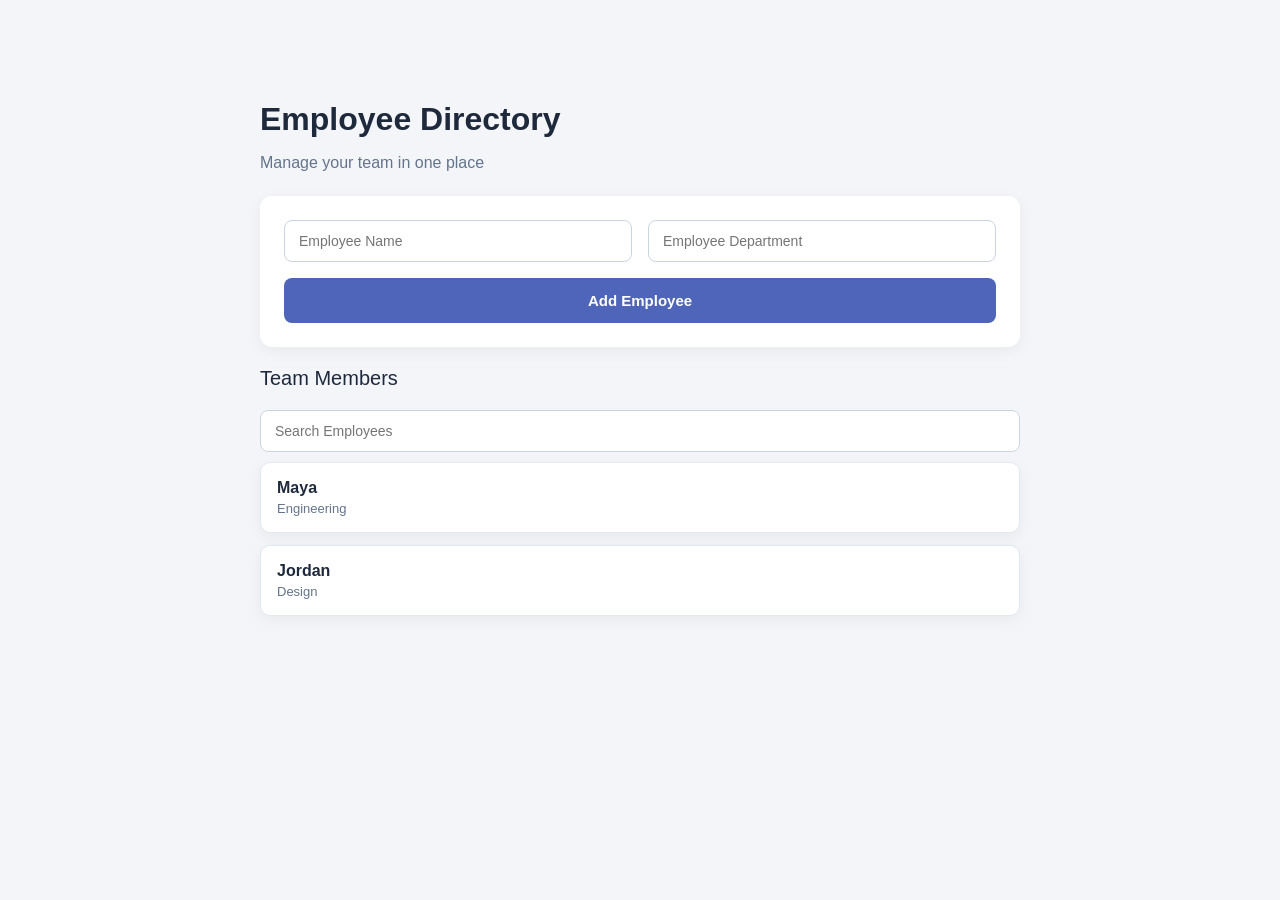
<file: dom-practice/employee-directory/index.html>
<!DOCTYPE html>
<html lang="en">
<head>
    <meta charset="UTF-8">
    <meta name="viewport" content="width=device-width, initial-scale=1.0">
    <link rel="stylesheet" href="style.css">
    <title>Employee Directory</title>
</head>
<body>
    <h1>Employee Directory</h1>
    <p class="subtitle">Manage your team in one place</p>

<form id="employee-form">
    <input type="text" id="name" placeholder="Employee Name">
    <input type="text" id="department" placeholder="Employee Department">
    <button type="submit">Add Employee</button>
</form>

<p id="message"></p>
<h2>Team Members</h2>
<input type="text" id="search" placeholder="Search Employees">
<ul id="employee-list"></ul>
    
    
    <script src="script.js"></script>
</body>
</html>
</file>
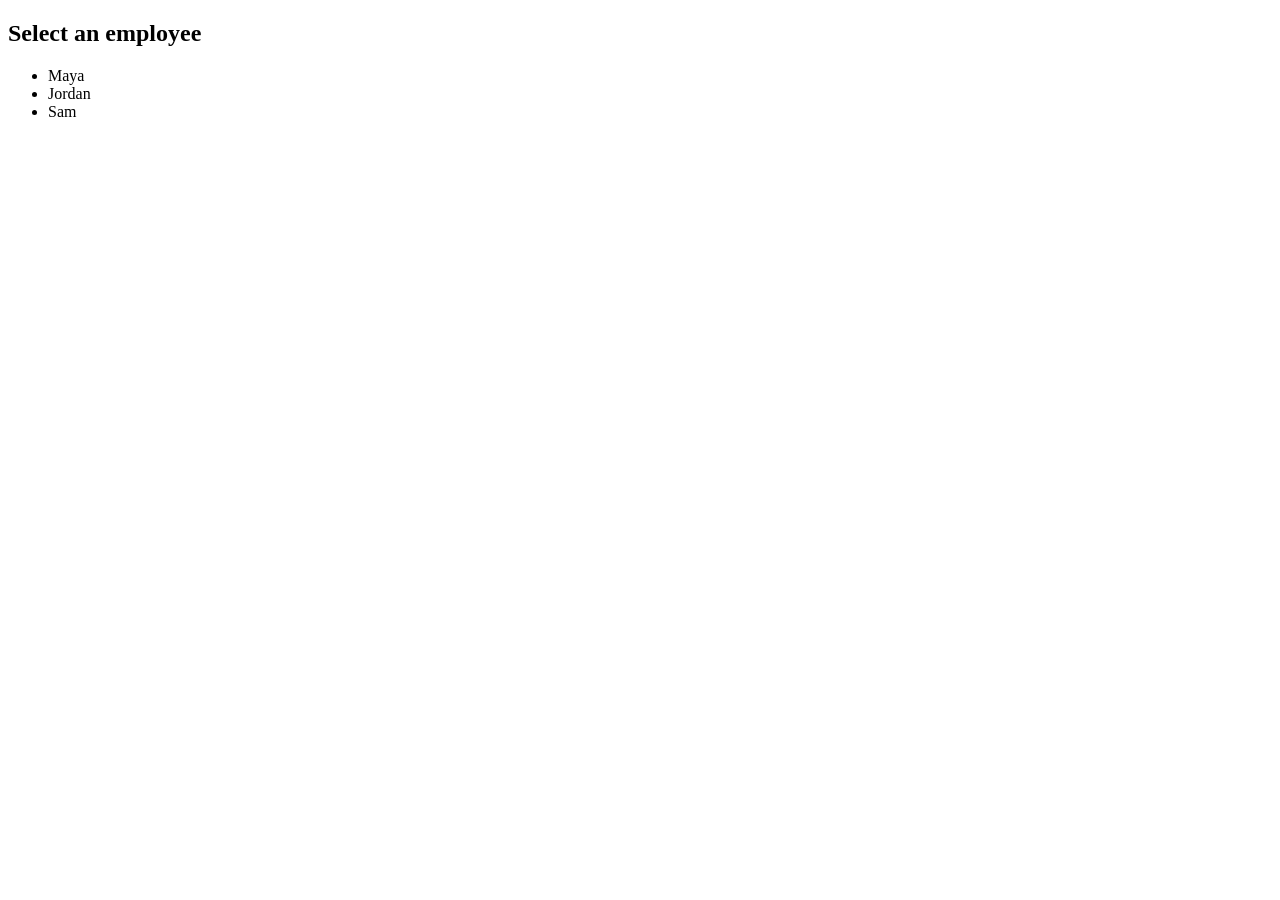
<file: dom-practice/events/index.html>
<!DOCTYPE html>
<html lang="en">
<head>
    <meta charset="UTF-8">
    <meta name="viewport" content="width=device-width, initial-scale=1.0">
    <title>Document</title>
</head>
<body>
    <!-- <h1>Interactive Example</h1>

    <div id="count">0</div>

    <p>button clicks</p>

    <button id="counter-btn">Click Me</button>
    <button id="reset-btn">Reset</button>

    <p>each click triggers an event that updates the display count.</p>

    <div id="parent">
    <button id="child">Click Me</button>
</div> -->

<h2 id="selected">Select an employee</h2>

<ul id="employees">
    <li id="maya">Maya</li>
    <li id="jordan">Jordan</li>
    <li id="sam">Sam</li>
</ul>


<p id="department"></p>

    <script src="script.js"></script>
</body>
</html>
</file>
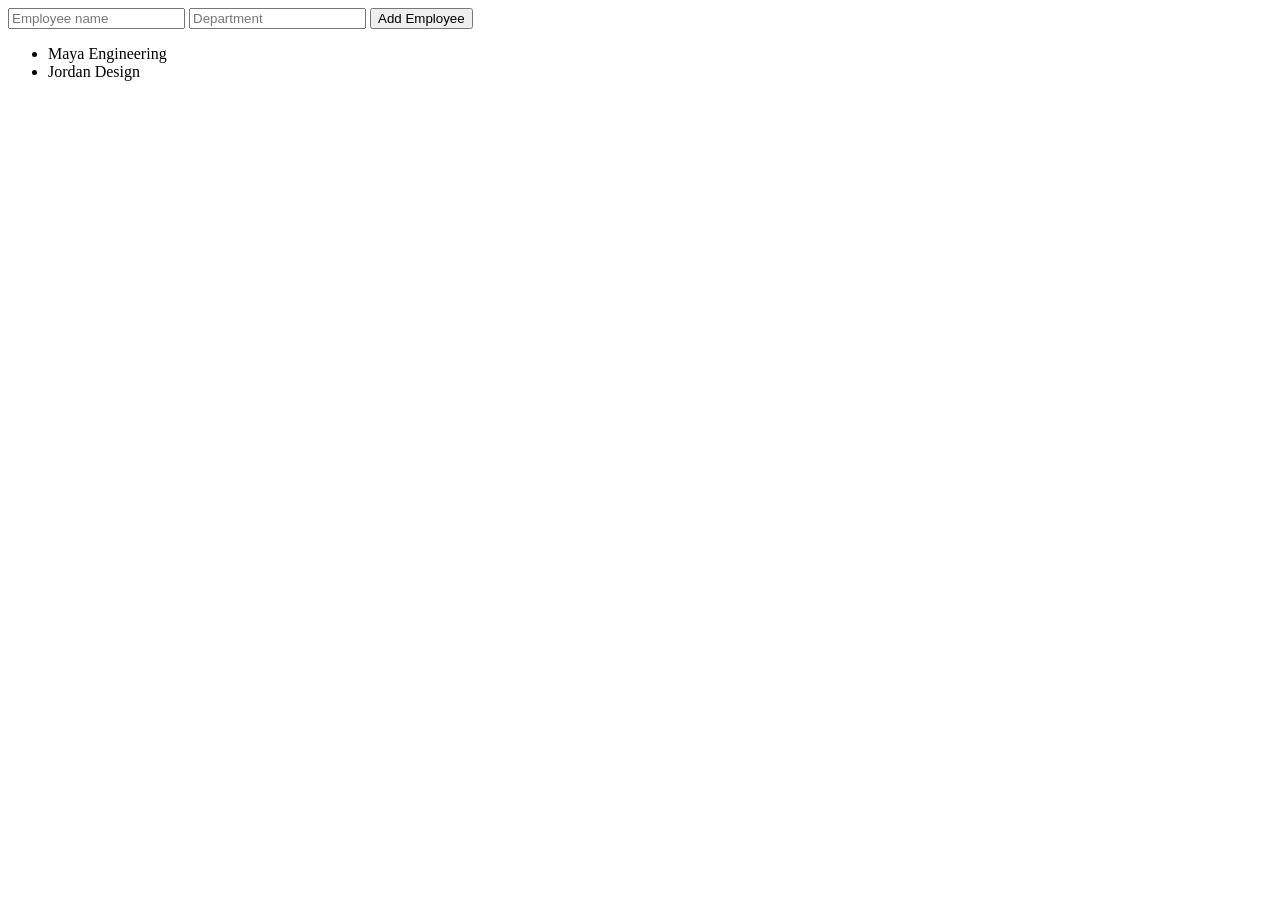
<file: dom-practice/first-form/index.html>
<!DOCTYPE html>
<html lang="en">
<head>
    <meta charset="UTF-8">
    <meta name="viewport" content="width=device-width, initial-scale=1.0">
    <title>Document</title>
</head>
<body>
<!-- <form id="signup-form">
    <input type="email" id="email" placeholder="Enter your email">
    <button type="submit">Sign Up</button>
</form>

<p id="message"></p>
    -->

    <!-- <form id="registration-form">
    <input id="name" type="text" placeholder="Your name">
    <input id="email" type="email" placeholder="Your email">
    <button type="submit">Register</button>
</form>

<p id="message"></p>

<ul id="employee-list">
    <li>Maya - Engineering</li>
    <li>Jordan - Design</li>
</ul> -->

<form id="employee-form">
    <input id="name" type="text" placeholder="Employee name">
    <input id="department" type="text" placeholder="Department">
    <button type="submit">Add Employee</button>
</form>
<p id="message"></p>

<ul id="employee-list"></ul>

<script src="script.js"></script>    
</body>
</html>
</file>
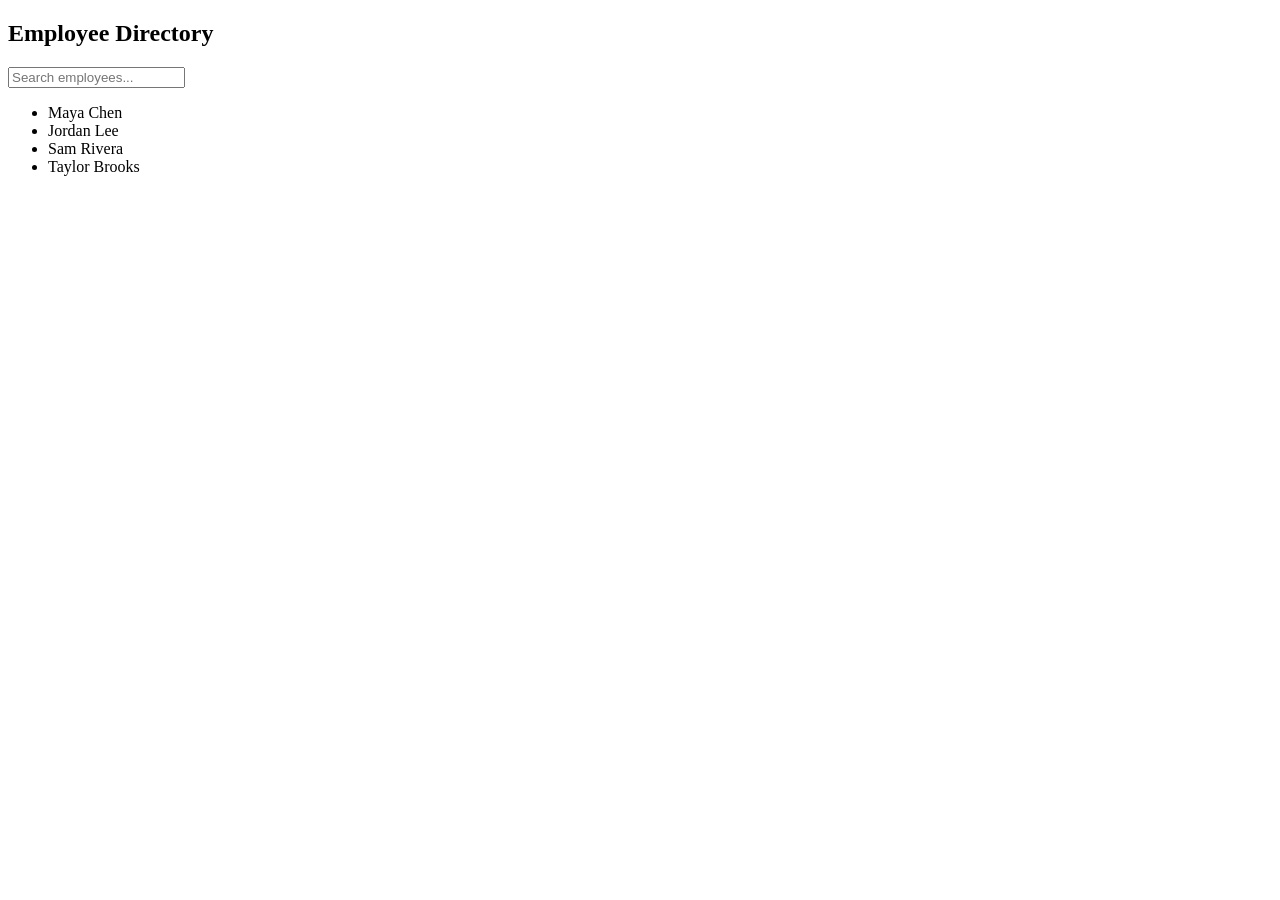
<file: dom-practice/live-search/index.html>
<!DOCTYPE html>
<html lang="en">
<head>
    <meta charset="UTF-8">
    <meta name="viewport" content="width=device-width, initial-scale=1.0">
    <title>Live Search</title>
</head>
<body>
    <h2>Employee Directory</h2>

<input
    type="text"
    id="search"
    placeholder="Search employees..."
>

<ul id="employee-list">
    <li>Maya Chen</li>
    <li>Jordan Lee</li>
    <li>Sam Rivera</li>
    <li>Taylor Brooks</li>
</ul>

<script src="script.js"></script>
</body>
</html>
</file>
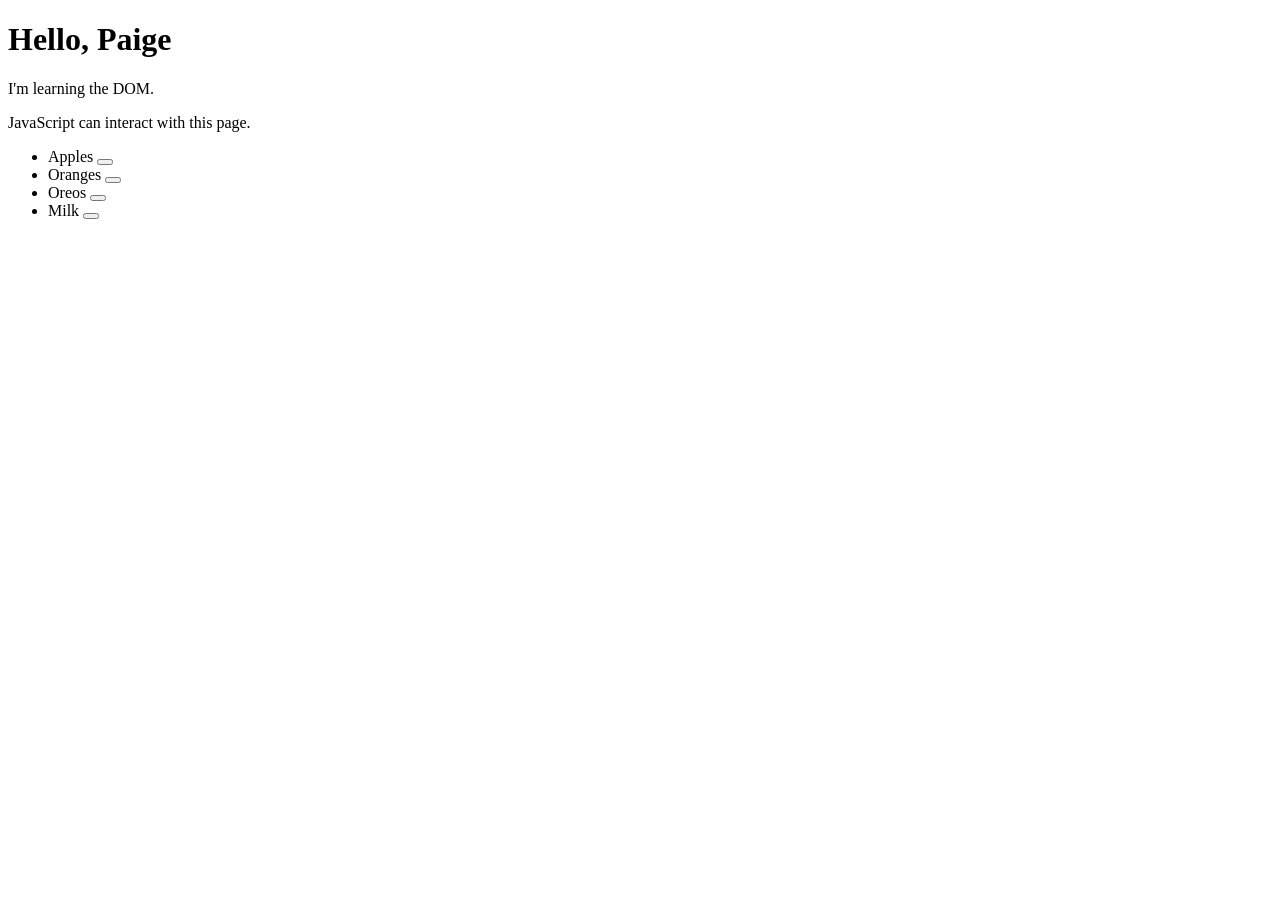
<file: dom-practice/selecting-elements/index.html>
<!DOCTYPE html>
<html lang="en">
<head>
    <meta charset="UTF-8">
    <meta name="viewport" content="width=device-width, initial-scale=1.0">
    <title>DOM Practice</title>
</head>
<body>
    <h1 id="page-title">Hello, Paige</h1>
    <h1 id="main"></h1>
    <p class="intro">I'm learning the DOM.</p>
    <p class="intro">JavaScript can interact with this page.</p>

    <ul id="item-list" class="items">
        <li>
            Apples
            <button class="remove-item btn-link text-red">
                <i class="fa-solid fa-xmark"></i>
            </button>
        </li>
         <li>
            Oranges
            <button class="remove-item btn-link text-red">
                <i class="fa-solid fa-xmark"></i>
            </button>
        </li>
         <li>
            Oreos
            <button class="remove-item btn-link text-red">
                <i class="fa-solid fa-xmark"></i>
            </button>
        </li>
         <li>
            Milk
            <button class="remove-item btn-link text-red">
                <i class="fa-solid fa-xmark"></i>
            </button>
        </li>
    </ul>






    <script src="script.js"></script>
</body>
</html>
</file>
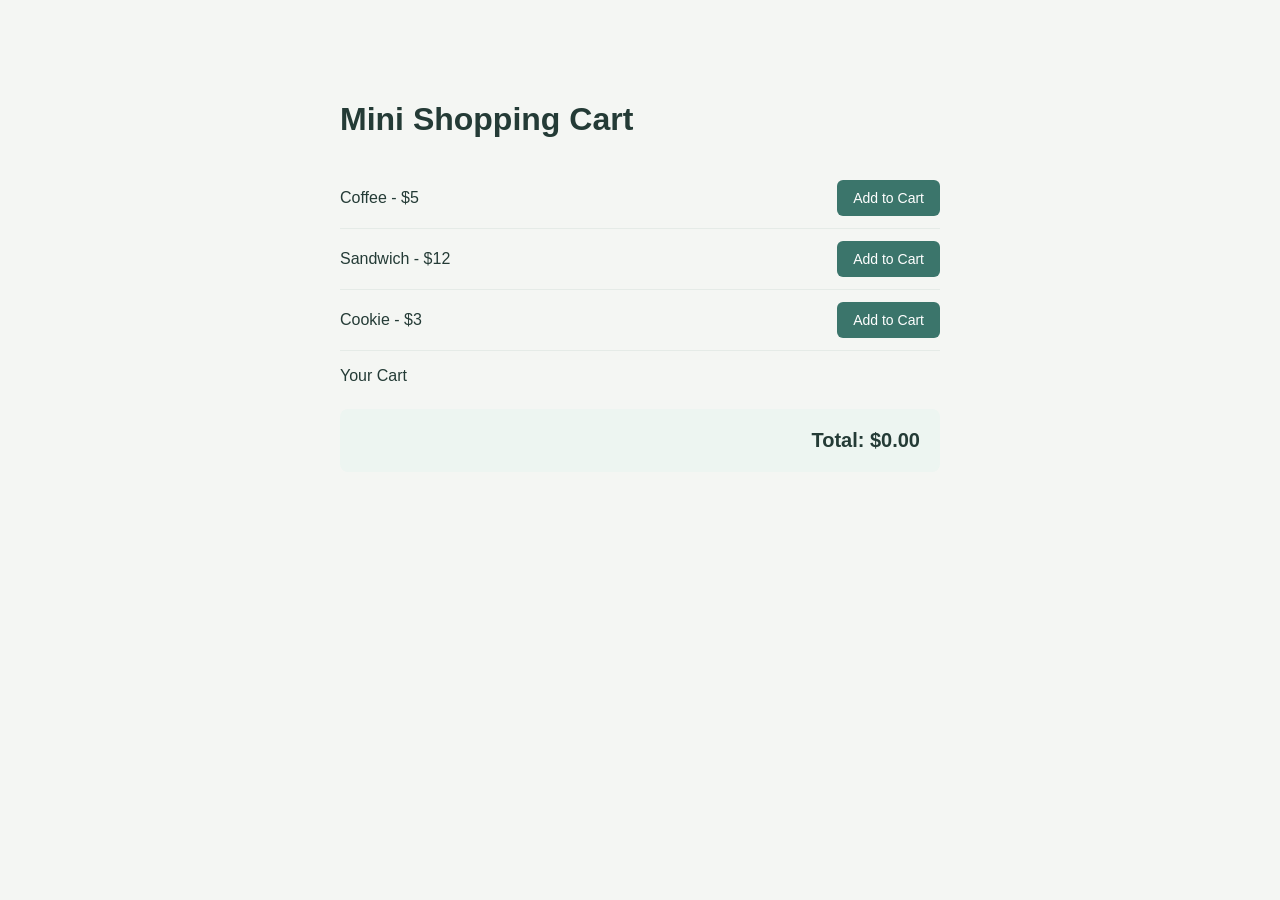
<file: dom-practice/shopping-cart/index.html>
<!DOCTYPE html>
<html lang="en">
<head>
    <meta charset="UTF-8">
    <meta name="viewport" content="width=device-width, initial-scale=1.0">
    <link rel="stylesheet" href="style.css">
    <title>Shopping Cart</title>
</head>
<body>
    <h1>Mini Shopping Cart</h1>

    <ul id="product-list"></ul>

    <p>Your Cart</p>
    <ul id="cart-list"></ul>

    <p id="cart-total">Total: $0</p>

    <script src="script.js"></script>
</body>
</html>
</file>
<file: dom-practice/employee-directory/style.css>
* {
      box-sizing: border-box;
}

body {
    font-family: Arial, sans-serif;
    background-color: #f3f5f9;
    color: #1e293b;
    max-width: 800px;
    margin: 60px auto;
    padding: 20px;
}

h1 {
    margin-bottom: 8px;
}

.subtitle {
    color: #64748b;
    font-size: 16px;
    margin-bottom: 24px;
}

#employee-form {
    display: grid;
    grid-template-columns: 1fr 1fr;
    gap: 16px;
    background-color: white;
    padding: 24px;
    border-radius: 12px;
    box-shadow: 0 4px 16px rgba(0, 0, 0, 0.05);
    margin-bottom: 20px;
}

#employee-form input {
    padding: 12px 14px;
    border: 1px solid #cbd5e1;
    border-radius: 8px;
    font-size: 14px;
    width: 100%;
}

#employee-form input:focus {
    border: 1px solid #4f65b9;
}

#employee-form button {
    grid-column: 1 / -1;
    background-color: #4f65b9;
    color: white;
    border: none;
    padding: 14px;
    border-radius: 8px;
    font-size: 15px;
    font-weight: 600;
    cursor: pointer;
    transition: background-color 0.2s ease;
}

#employee-form button:hover {
    background-color: #3d519c;
}

h2 {
    font-size: 20px;
    font-weight: 300;
    margin-bottom: 20px;
}

#search {
    background-color: white;
    padding: 12px 14px;
    border: 1px solid #cbd5e1;
    border-radius: 8px;
    width: 100%;
    font-size: 14px;
    margin-bottom: 10px;
}

#employee-list {
    list-style: none;
    padding: 0;
    margin: 0;
    display: grid;
    gap: 12px;
}

#employee-list li {
    background-color: white;
    padding: 16px;
    border-radius: 10px;
    border: 1px solid #e2e8f0;
    box-shadow: 0 4px 16px rgba(0, 0, 0, 0.05);
}

.employee-name {
    font-weight: 600;
    display: block;
}

.employee-department {
    font-size: 13px;
    color: #64748b;
    margin-top: 4px;
    display: block;
}

@media (max-width: 600px) {
    #employee-form {
        grid-template-columns: 1fr;
    }
}
</file>
<file: dom-practice/shopping-cart/style.css>
body {
    font-family: Arial, sans-serif;
    background-color: #f4f6f3;
    color: #243b36;
    max-width: 600px;
    margin: 60px auto;
    padding: 20px;
}

ul {
    list-style: none;
    padding: 0;
    margin: 0;
}

li {
    display: flex;
    justify-content: space-between;
    align-items: center;
    padding: 12px 0;
    border-bottom: 1px solid #e5ebe7;
}

button {
    background-color: #3b756b;
    color: white;
    border: none;
    padding: 10px 16px;
    border-radius: 6px;
    cursor: pointer;
    font-size: 14px;
}

button:hover {
    background-color: #2d5c54;
}

.remove-btn {
    background-color: #fbeceb;
    color: #a44b46;
}

.remove-btn:hover {
    background-color: #f4d6d3;
}

h1 {
    font-size: 32px;
    margin-bottom: 30px;
    color: #243b36;
}

#cart-total {
    background-color: #edf5f1;
    padding: 20px;
    border-radius: 8px;
    font-size: 20px;
    font-weight: bold;
    text-align: right;
    margin-top: 24px;
}
</file>
